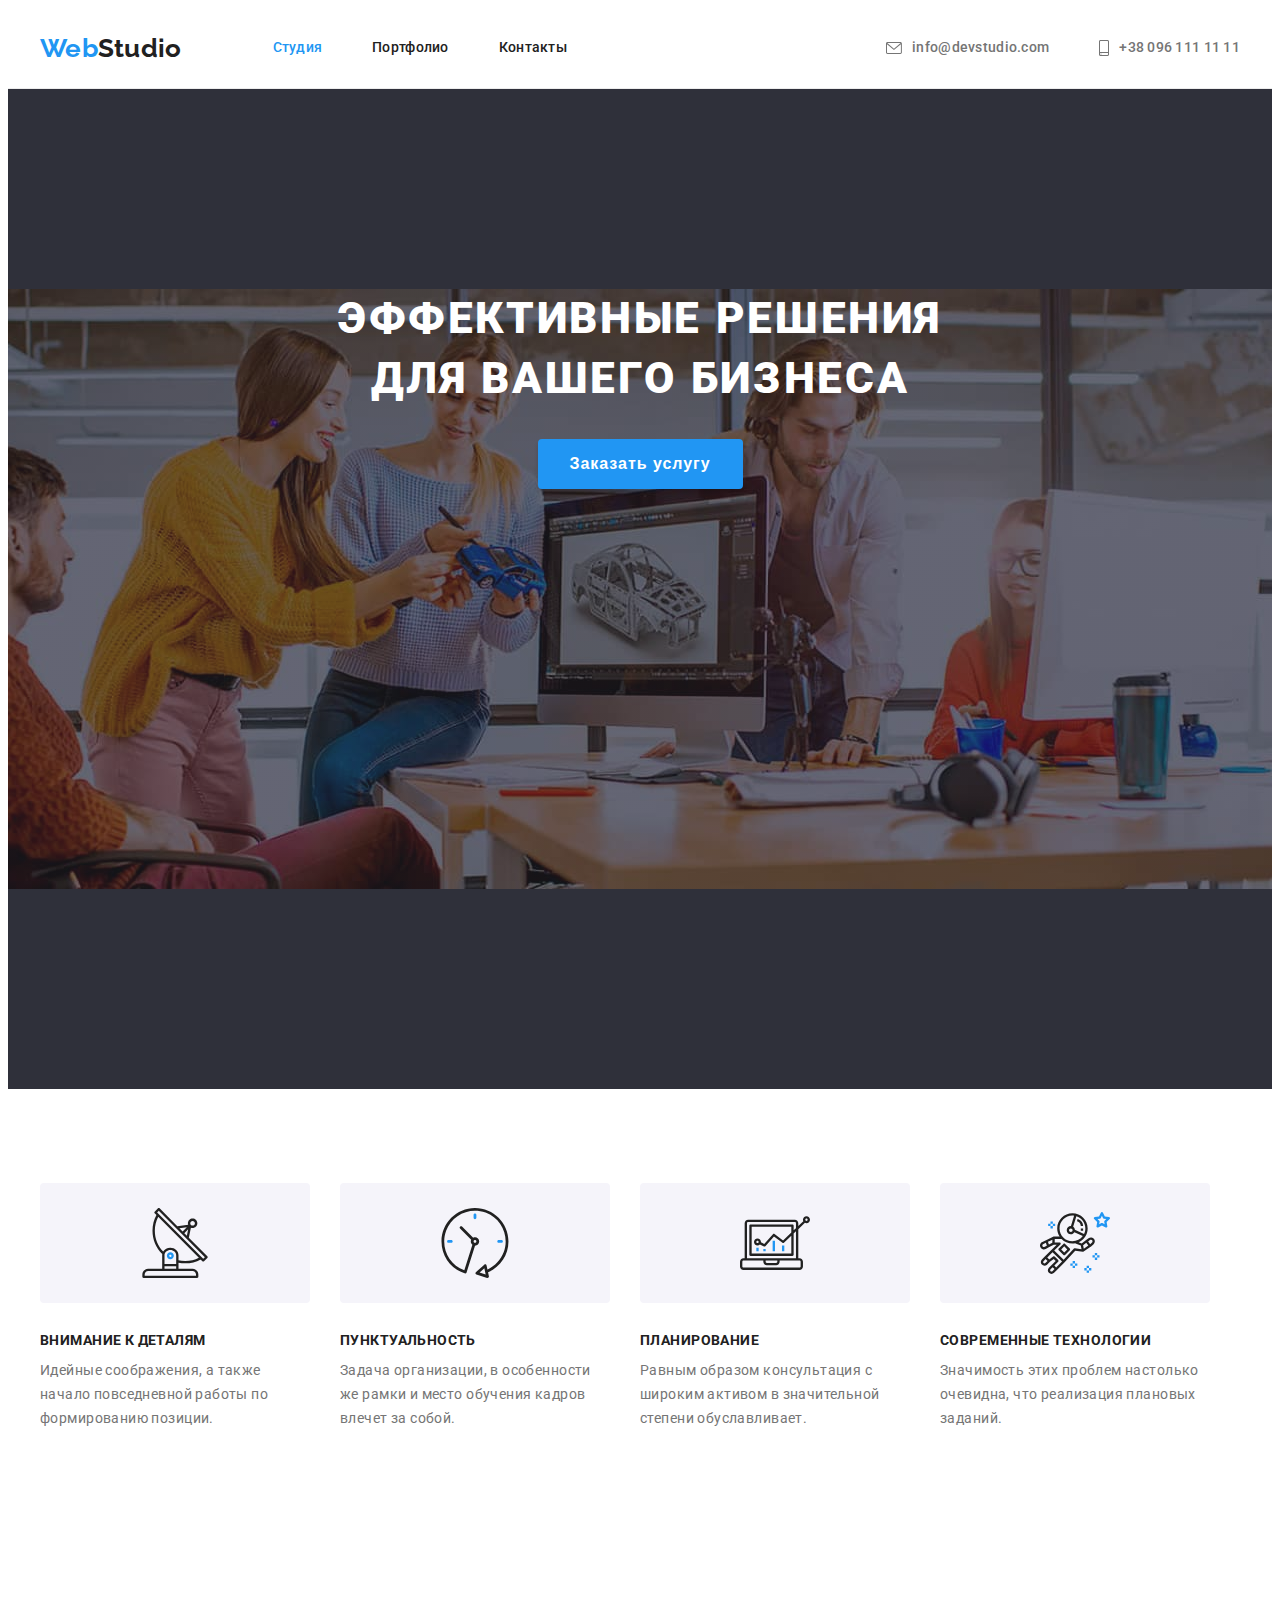
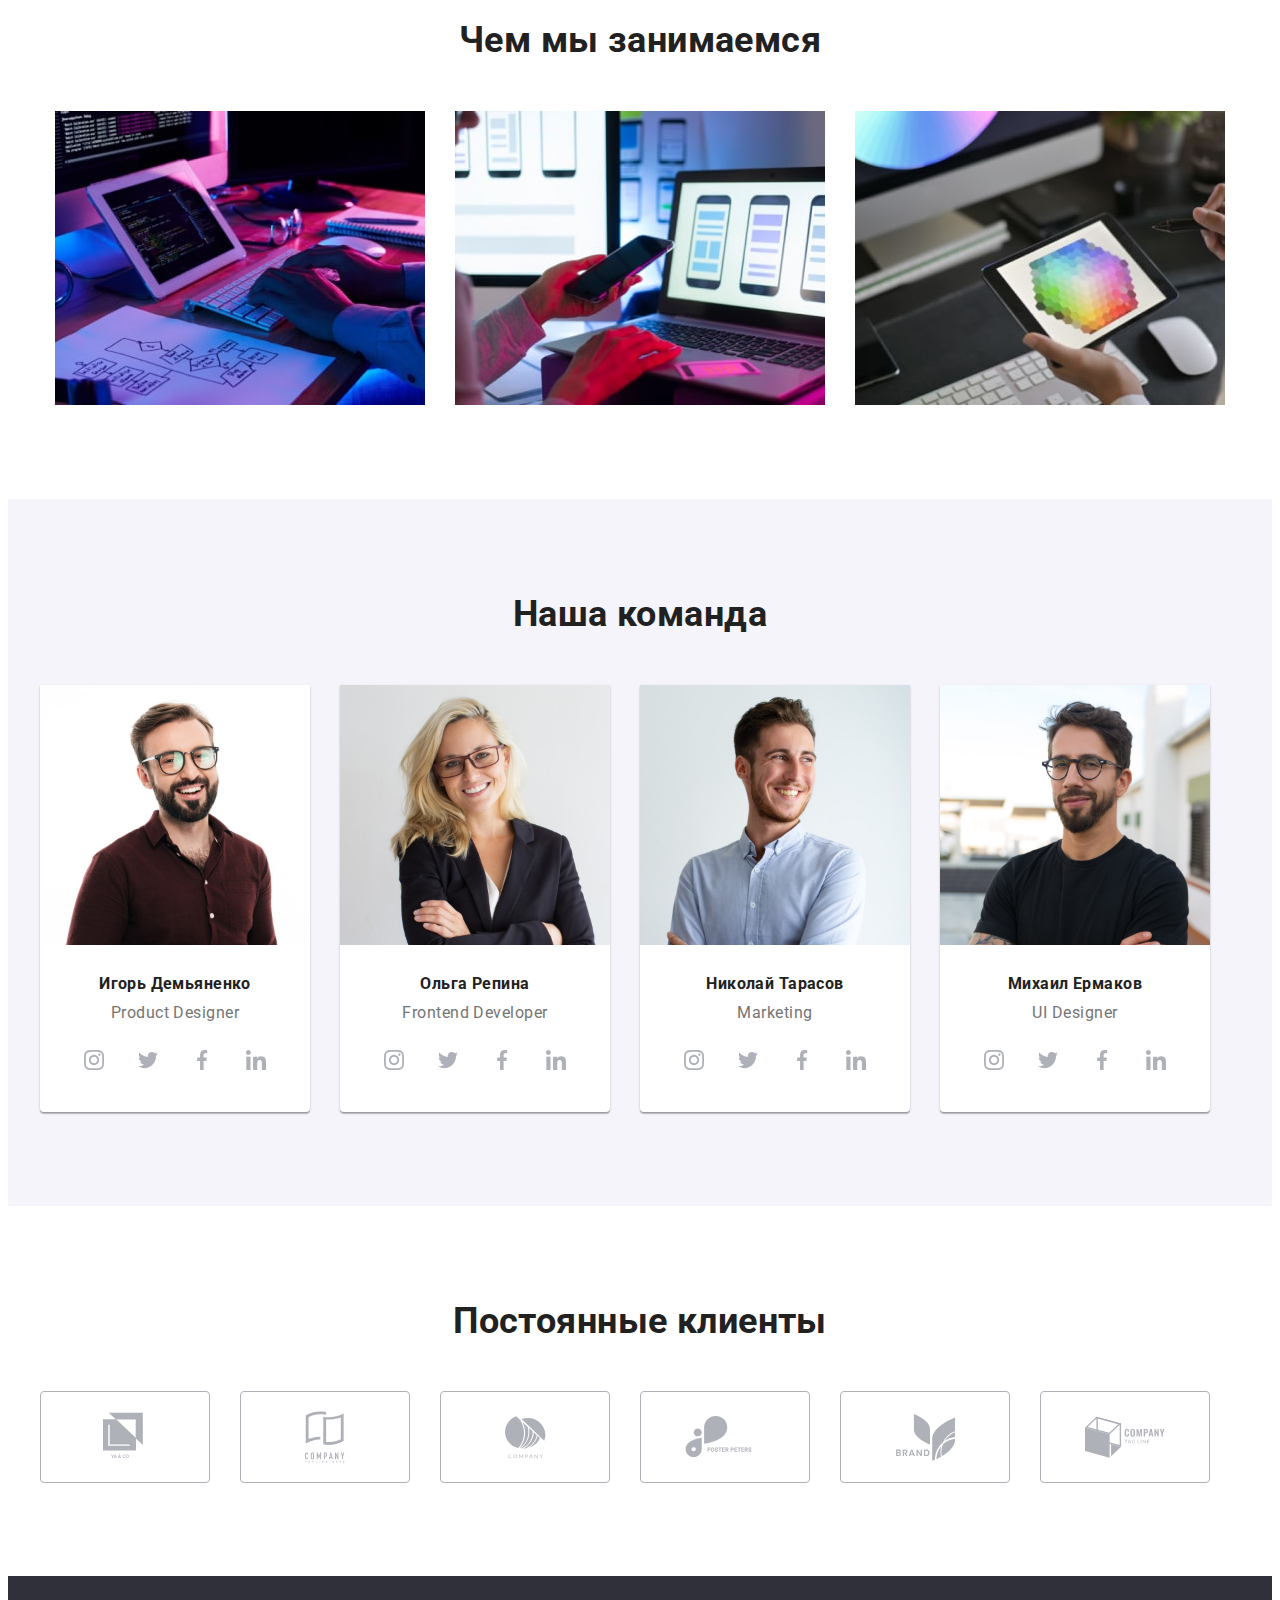
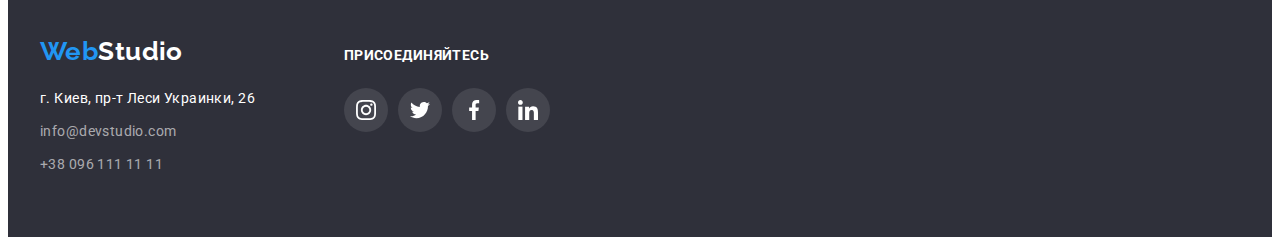
<file: index.html>
<!DOCTYPE html>
<html lang="ru">

<head>
    <meta charset="UTF-8">
    <meta name="viewport" content="width=device-width, initial-scale=1.0">
    <title>WebStudio</title>
    <link rel="stylesheet" href="https://cdnjs.cloudflare.com/ajax/libs/modern-normalize/1.0.0/modern-normalize.css"
        integrity="sha512-Zx6MlUMKSVJoQ+83OwhdILe8cSEsCzfqThJd7J/VA2UrK6Ctj85p+xzqfyuNXE5B1k25uUdmJ2OzItbBy9GHAQ=="
        crossorigin="anonymous" />
    <link rel="preconnect" href="https://fonts.gstatic.com">
    <link
        href="https://fonts.googleapis.com/css2?family=Raleway:wght@700&family=Roboto:wght@400;500;700;900&display=swap"
        rel="stylesheet">
    <link rel="stylesheet" href="css/styles.css">
</head>

<body>
    <!--header-->
    <header class="page-header">
        <div class="container">
            <nav class="site-nav">
                <a href="./index.html" class="site-nav-logo"><span class="current">Web</span><span
                        class="primarycolor">Studio</span></a>
                <ul class="list site-nav-pages">
                    <li class="item"><a class="link current" href="#">Студия</a></li>
                    <li class="item"><a class="link primarycolor" href="./portfolio.html">Портфолио</a></li>
                    <li class="item"><a class="link primarycolor" href="#">Контакты</a></li>
                </ul>
                <!--contacts-->
                <ul class="contacts list">
                    <li class="item"><a class="link sitecolor mail" href="mailto:info@devstudio.com">
                            <svg class="contacts-logo" width="16" height="12">
                                <use href="./images/main-sprites.svg#icon-header-envelope"></use>
                            </svg>
                            info@devstudio.com
                        </a>
                    </li>
                    <li class="item">
                        <a class="link sitecolor phone" href="tel:+380961111111">
                            <svg class="contacts-logo" width="10" height="16">
                                <use href="./images/main-sprites.svg#icon-header-smartphone"></use>
                            </svg>
                            +38 096 111 11 11
                        </a>
                    </li>
                </ul>
            </nav>
        </div>
    </header>

    <!-- main -->
    <main>
        <!--hero  -->
        <section class="section hero">
            <div class="container">
                <div class="hero-content centered">
                    <h1 class="hero-title">Эффективные решения для вашего бизнеса</h1>
                    <button type="button" class="hero-button">Заказать услугу</button>
                </div>
            </div>
        </section>

        <!-- advantages -->
        <section class="section advantages">
            <div class="container ">
                <h2 class="primary-textcolor title">Преимущества</h2>
                <ul class="list advantages-list">
                    <li class="item item-details">
                        <div class="advantages-logos">
                            <svg class="advantages-logos-item" width="70" height="70">
                                <use href="./images/main-sprites.svg#icon-advantages-antenna"></use>
                            </svg>
                        </div>
                        <h3 class="advantages-title primary-textcolor">Внимание к деталям</h3>
                        <p>Идейные соображения, а также начало повседневной работы по формированию позиции.</p>
                    </li>
                    <li class="item item-punktuality">
                        <div class="advantages-logos">
                            <svg class="advantages-logos-item" width="70" height="70">
                                <use href="./images/main-sprites.svg#icon-advantages-clock"></use>
                            </svg>
                        </div>
                        <h3 class="advantages-title primary-textcolor"> Пунктуальность</h3>
                        <p>Задача организации, в особенности же рамки и место обучения кадров влечет за собой.</p>
                    </li>
                    <li class="item item-planning">
                        <div class="advantages-logos">
                            <svg class="advantages-logos-item" width="70" height="70">
                                <use href="./images/main-sprites.svg#icon-advantages-diagram"></use>
                            </svg>
                        </div>
                        <h3 class="advantages-title primary-textcolor">Планирование</h3>
                        <p>Равным образом консультация с широким активом в значительной степени обуславливает.</p>
                    </li>
                    <li class="item item-moderntech">
                        <div class="advantages-logos">
                            <svg class="advantages-logos-item" width="70" height="70">
                                <use href="./images/main-sprites.svg#icon-advantages-astronaut"></use>
                            </svg>
                        </div>
                        <h3 class="advantages-title primary-textcolor">Современные технологии</h3>
                        <p>Значимость этих проблем настолько очевидна, что реализация плановых заданий.</p>
                    </li>
                </ul>
            </div>
        </section>

        <!--what we do-->
        <section class="section what-we-do">
            <div class="container">
                <h2 class="primary-textcolor what-we-do-title">Чем мы занимаемся</h2>
                <ul class="list">
                    <li class="item"><img src="./images/studio/whatwedo1.jpg" alt="desktop decisions" width="370"
                            height="294"></li>
                    <li class="item"><img src="./images/studio/whatwedo2.jpg" alt="mobile decisions" width="370"
                            height="294"></li>
                    <li class="item"><img src="./images/studio/whatwedo3.jpg" alt="tablet decisions" width="370"
                            height="294"></li>
                </ul>
            </div>
        </section>

        <!--our team-->
        <section class="section our-team">
            <div class="container">
                <h2 class="primary-textcolor  our-team-title">Наша команда</h2>
                <ul class="our-team-list list">
                    <li class="centered item">
                        <img src="./images/studio/team1.jpg" alt="фото Игоря Демьяненко" width="270" height="260">
                        <div class="ourteam-text-block">
                            <h3 class="primary-textcolor title">Игорь Демьяненко </h3>
                            <p class="our-team-description" lang="en"> Product Designer </p>
                            <ul class="list social-list">
                                <li class="social-item">
                                    <a href="#" class="social-link">
                                        <svg class="social-icon" width="20" height="20">
                                            <use href="./images/main-sprites.svg#icon-insta"></use>
                                        </svg>
                                    </a>
                                </li>

                                <li class="social-item">
                                    <a href="#" class="social-link">
                                        <svg class="social-icon" width="20" height="20">
                                            <use href="./images/main-sprites.svg#icon-twitter"></use>
                                        </svg>
                                    </a>
                                </li>
                                <li class="social-item">
                                    <a href="#" class="social-link">
                                        <svg class="social-icon" width="20" height="20">
                                            <use href="./images/main-sprites.svg#icon-facebook"></use>
                                        </svg>
                                    </a>
                                </li>
                                <li class="social-item">
                                    <a href="#" class="social-link">
                                        <svg class="social-icon" width="20" height="20">
                                            <use href="./images/main-sprites.svg#icon-linkedin"></use>
                                        </svg>
                                    </a>
                                </li>
                            </ul>
                        </div>
                    </li>
                    <li class="centered item">
                        <img src="./images/studio//team2.jpg" alt="фото Ольги Репиной" width="270" height="260">
                        <div class="ourteam-text-block">
                            <h3 class="primary-textcolor title">Ольга Репина </h3>
                            <p class="our-team-description" lang="en">Frontend Developer</p>
                            <ul class="list social-list">
                                <li class="social-item">
                                    <a href="#" class="social-link">
                                        <svg class="social-icon" width="20" height="20">
                                            <use href="./images/main-sprites.svg#icon-insta"></use>
                                        </svg>
                                    </a>
                                </li>

                                <li class="social-item">
                                    <a href="#" class="social-link">
                                        <svg class="social-icon" width="20" height="20">
                                            <use href="./images/main-sprites.svg#icon-twitter"></use>
                                        </svg>
                                    </a>
                                </li>
                                <li class="social-item">
                                    <a href="#" class="social-link">
                                        <svg class="social-icon" width="20" height="20">
                                            <use href="./images/main-sprites.svg#icon-facebook"></use>
                                        </svg>
                                    </a>
                                </li>
                                <li class="social-item">
                                    <a href="#" class="social-link">
                                        <svg class="social-icon" width="20" height="20">
                                            <use href="./images/main-sprites.svg#icon-linkedin"></use>
                                        </svg>
                                    </a>
                                </li>
                            </ul>
                        </div>
                    </li>
                    <li class="centered item">
                        <img src="./images/studio//team3.jpg" alt="фото Николая Тарасова" width="270" height="260">
                        <div class="ourteam-text-block">
                            <h3 class="primary-textcolor title">Николай Тарасов </h3>
                            <p class="our-team-description" lang="en">Marketing </p>
                            <ul class="list social-list">
                                <li class="social-item">
                                    <a href="#" class="social-link">
                                        <svg class="social-icon" width="20" height="20">
                                            <use href="./images/main-sprites.svg#icon-insta"></use>
                                        </svg>
                                    </a>
                                </li>

                                <li class="social-item">
                                    <a href="#" class="social-link">
                                        <svg class="social-icon" width="20" height="20">
                                            <use href="./images/main-sprites.svg#icon-twitter"></use>
                                        </svg>
                                    </a>
                                </li>
                                <li class="social-item">
                                    <a href="#" class="social-link">
                                        <svg class="social-icon" width="20" height="20">
                                            <use href="./images/main-sprites.svg#icon-facebook"></use>
                                        </svg>
                                    </a>
                                </li>
                                <li class="social-item">
                                    <a href="#" class="social-link">
                                        <svg class="social-icon" width="20" height="20">
                                            <use href="./images/main-sprites.svg#icon-linkedin"></use>
                                        </svg>
                                    </a>
                                </li>
                            </ul>
                        </div>
                    </li>
                    <li class="centered item">
                        <img src="./images/studio/team4.jpg" alt="фото Михаила Ермакова" width="270" height="260">
                        <div class="ourteam-text-block">
                            <h3 class="primary-textcolor title">Михаил Ермаков</h3>
                            <p class="our-team-description" lang="en">UI Designer</p>
                            <ul class="list social-list">
                                <li class="social-item">
                                    <a href="#" class="social-link">
                                        <svg class="social-icon" width="20" height="20">
                                            <use href="./images/main-sprites.svg#icon-insta"></use>
                                        </svg>
                                    </a>
                                </li>

                                <li class="social-item">
                                    <a href="#" class="social-link">
                                        <svg class="social-icon" width="20" height="20">
                                            <use href="./images/main-sprites.svg#icon-twitter"></use>
                                        </svg>
                                    </a>
                                </li>
                                <li class="social-item">
                                    <a href="#" class="social-link">
                                        <svg class="social-icon" width="20" height="20">
                                            <use href="./images/main-sprites.svg#icon-facebook"></use>
                                        </svg>
                                    </a>
                                </li>
                                <li class="social-item">
                                    <a href="#" class="social-link">
                                        <svg class="social-icon" width="20" height="20">
                                            <use href="./images/main-sprites.svg#icon-linkedin"></use>
                                        </svg>
                                    </a>
                                </li>
                            </ul>
                        </div>
                    </li>
                </ul>
            </div>
        </section>

        <section class="section clients">
            <div class="container">
                <h2 class="primary-textcolor clients-title">Постоянные клиенты</h2>
                <ul class="list client-list">
                    <li class="client-list-item">
                        <a href="#" class="client-link">
                            <svg class="clients-icon" width="44" height="50">
                                <use href="./images/main-sprites.svg#icon-clients-logo1"></use>
                            </svg>
                        </a>
                    </li>
                    <li class="client-list-item">
                        <a href="#" class="client-link">
                            <svg class="clients-icon" width="40" height="52">
                                <use href="./images/main-sprites.svg#icon-clients-logo2"></use>
                            </svg>
                        </a>
                    </li>
                    <li class="client-list-item">
                        <a href="#" class="client-link">
                            <svg class="clients-icon" width="41" height="43">
                                <use href="./images/main-sprites.svg#icon-clients-logo3"></use>
                            </svg>
                        </a>
                    </li>
                    <li class="client-list-item">
                        <a href="#" class="client-link">
                            <svg class="clients-icon" width="80" height="42">
                                <use href="./images/main-sprites.svg#icon-clients-logo4"></use>
                            </svg>
                        </a>
                    </li>
                    <li class="client-list-item">
                        <a href="#" class="client-link">
                            <svg class="clients-icon" width="59" height="47">
                                <use href="./images/main-sprites.svg#icon-clients-logo5"></use>
                            </svg>
                        </a>
                    </li>
                    <li class="client-list-item">
                        <a href="#" class="client-link">
                            <svg class="clients-icon" width="80" height="45">
                                <use href="./images/main-sprites.svg#icon-clients-logo6"></use>
                            </svg>
                        </a>
                    </li>

                </ul>
            </div>
        </section>

    </main>

    <!--footer-->
    <footer class="footer">
        <div class="container footer-container">

            <div class="footer-address">
                <a href="./index.html" class="site-nav-logo"><span class="current">Web</span>Studio</a>
                <address class="footer-adress fontstyle-norm">
                    <p class="footer-mainaddress">г. Киев, пр-т Леси Украинки, 26</p>
                    <ul class="footer-address-list list">
                        <li><a href="mailto:info@devstudio.com">info@devstudio.com</a></li>
                        <li><a href="tel:+380961111111">+38 096 111 11 11</a></li>
                    </ul>
                </address>
            </div>

            <div class="footer-social">
                <p class="action-text">ПРИСОЕДИНЯЙТЕСЬ</p>
                <ul class="list social-list">
                    <li class="social-item">
                        <a href="#" class="social-link">
                            <svg class="social-icon" width="20" height="20">
                                <use href="./images/main-sprites.svg#icon-insta"></use>
                            </svg>
                        </a>
                    </li>

                    <li class="social-item">
                        <a href="#" class="social-link">
                            <svg class="social-icon" width="20" height="20">
                                <use href="./images/main-sprites.svg#icon-twitter"></use>
                            </svg>
                        </a>
                    </li>
                    <li class="social-item">
                        <a href="#" class="social-link">
                            <svg class="social-icon" width="20" height="20">
                                <use href="./images/main-sprites.svg#icon-facebook"></use>
                            </svg>
                        </a>
                    </li>
                    <li class="social-item">
                        <a href="#" class="social-link">
                            <svg class="social-icon" width="20" height="20">
                                <use href="./images/main-sprites.svg#icon-linkedin"></use>
                            </svg>
                        </a>
                    </li>
                </ul>
            </div>

        </div>

    </footer>
</body>

</html>
</file>
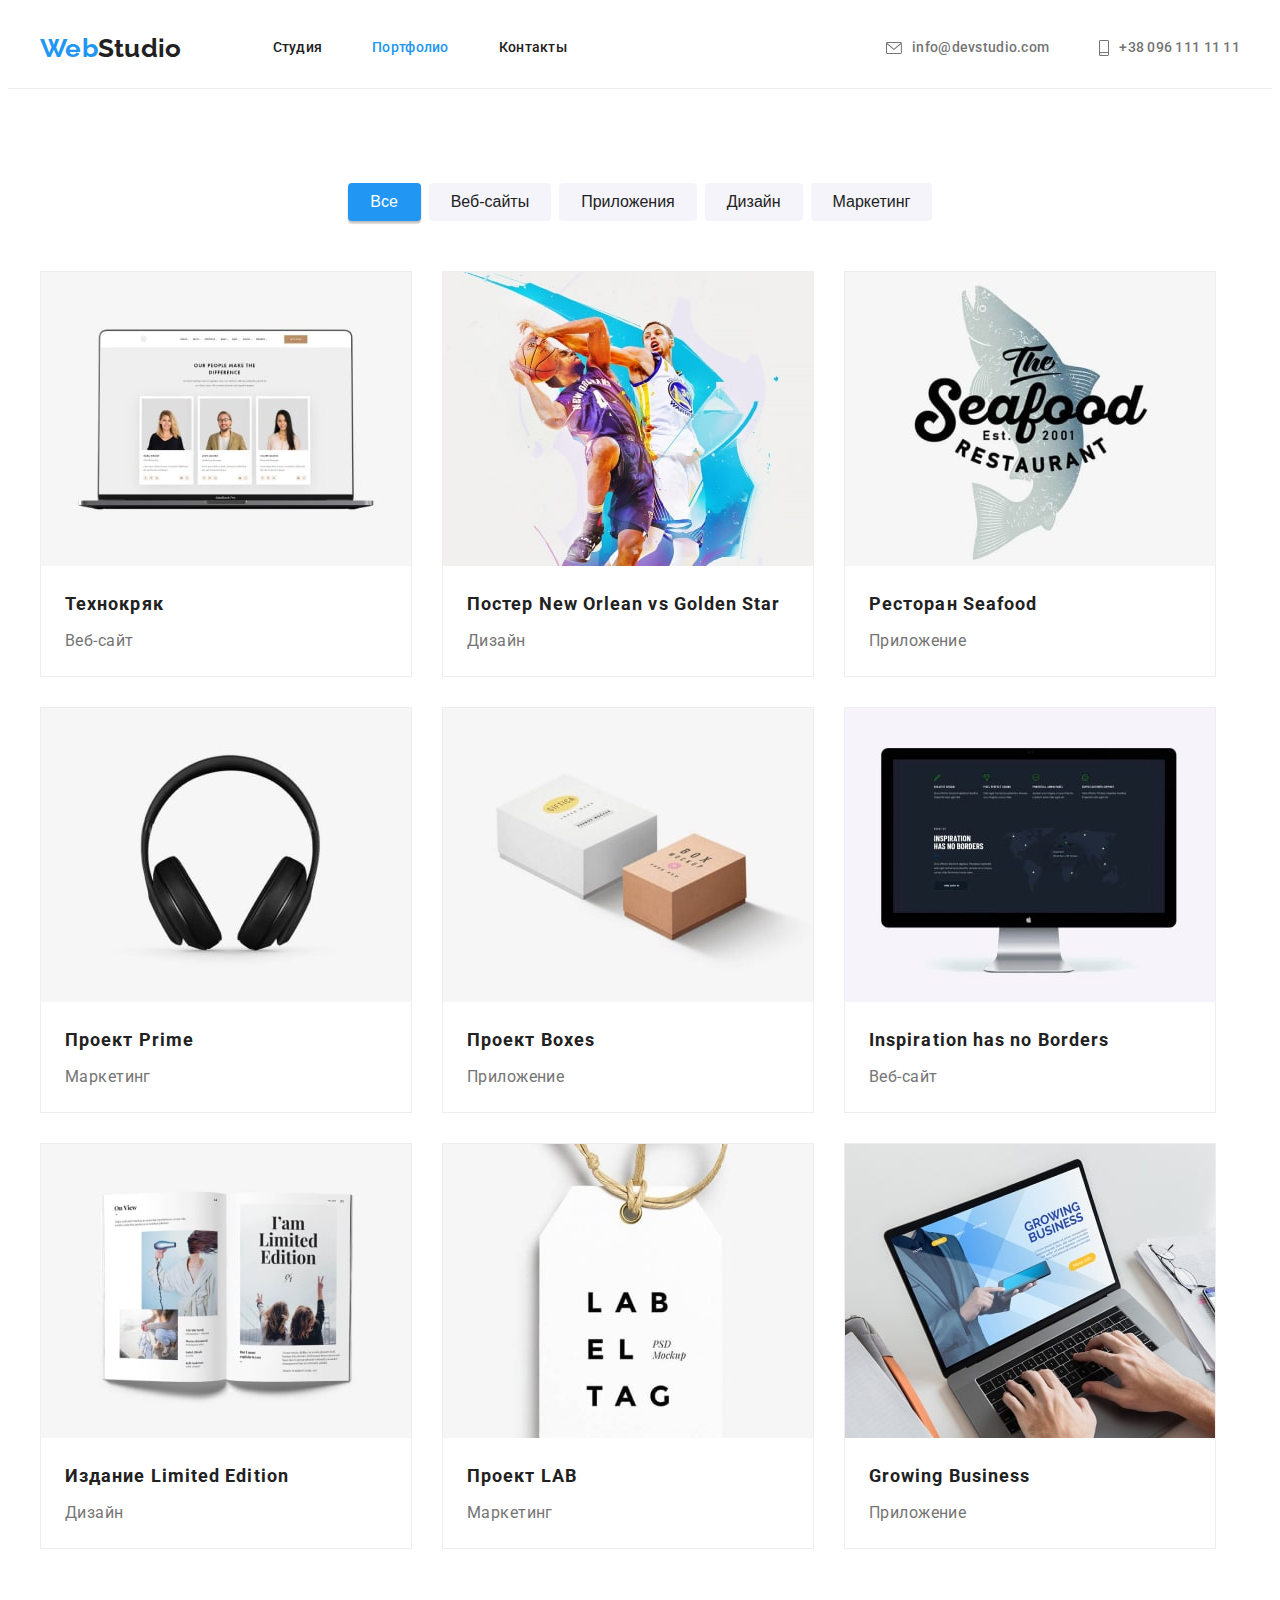
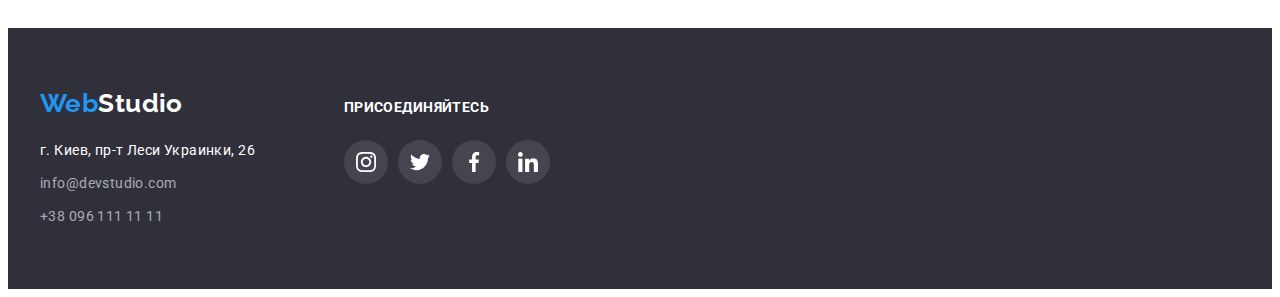
<file: portfolio.html>
<!DOCTYPE html>
<html lang="ru">

<head>
    <meta charset="UTF-8">
    <meta name="viewport" content="width=device-width, initial-scale=1.0">
    <title>Potfolio</title>
    <link rel="stylesheet" href="https://cdnjs.cloudflare.com/ajax/libs/modern-normalize/1.0.0/modern-normalize.css"
        integrity="sha512-Zx6MlUMKSVJoQ+83OwhdILe8cSEsCzfqThJd7J/VA2UrK6Ctj85p+xzqfyuNXE5B1k25uUdmJ2OzItbBy9GHAQ=="
        crossorigin="anonymous" />
    <link rel="preconnect" href="https://fonts.gstatic.com">
    <link
        href="https://fonts.googleapis.com/css2?family=Raleway:wght@700&family=Roboto:wght@400;500;700;900&display=swap"
        rel="stylesheet">
    <link rel="stylesheet" href="./css/styles.css">
</head>

<body>
    <!--header-->
    <header class="page-header">
        <div class="container">
            <nav class="site-nav">
                <a href="./index.html" class="site-nav-logo"><span class="current">Web</span><span
                        class="primarycolor">Studio</span></a>
                <ul class="list site-nav-pages">
                    <li class="item"><a class="link" href="./index.html">Студия</a></li>
                    <li class="item"><a class="link current" href="#">Портфолио</a></li>
                    <li class="item"><a class="link" href="#">Контакты</a></li>
                </ul>
                <!--contacts-->
                <ul class="contacts list">
                    <li class="item"><a class="link sitecolor mail" href="mailto:info@devstudio.com">
                            <svg class="contacts-logo" width="16" height="12">
                                <use href="./images/main-sprites.svg#icon-header-envelope"></use>
                            </svg>
                            info@devstudio.com
                        </a>
                    </li>
                    <li class="item">
                        <a class="link sitecolor phone" href="tel:+380961111111">
                            <svg class="contacts-logo" width="10" height="16">
                                <use href="./images/main-sprites.svg#icon-header-smartphone"></use>
                            </svg>
                            +38 096 111 11 11
                        </a>
                    </li>
                </ul>
            </nav>
        </div>

    </header>

    <main>
        <section class="section">
            <div class="container portfolio container">
                <!--навигация по странице-->
                <h1>Портфолио</h1>

                <ul class="filter-list list">
                    <li class="item"><button type="button" class="current-bg-color">Все</button></li>
                    <li class="item"><button type="button">Веб-сайты</button></li>
                    <li class="item"><button type="button">Приложения</button></li>
                    <li class="item"><button type="button">Дизайн</button></li>
                    <li class="item"><button type="button">Маркетинг</button></li>
                </ul>


                <!--portfolio-->

                <ul class="list portfolio-items">
                    <li class="item">
                        <a href="#"><img src="./images/portfolio/technokryak.jpg" alt="постер с двумя баскетболистами"
                                width="370" height="294">
                            <div class="portfolio-text-block">
                                <h2 class="primary-textcolor title">Технокряк</h2>
                                <p class="portfolio-description">Веб-сайт</p>
                            </div>
                        </a>
                    </li>

                    <li class="item">
                        <a href="#"><img src="./images/portfolio/poster.jpg" alt="логотип ресторна" width="370"
                                height="294">
                            <div class="portfolio-text-block">
                                <h2 class="primary-textcolor title">Постер New Orlean vs Golden Star</h2>
                                <p class="portfolio-description">Дизайн</p>
                            </div>
                        </a>
                    </li>

                    <li class="item">
                        <a href="#"><img src="./images/portfolio/restaurantseafood.jpg" alt="наушники" width="370"
                                height="294">
                            <div class="portfolio-text-block">
                                <h2 class="primary-textcolor title">Ресторан Seafood</h2>
                                <p class="portfolio-description">Приложение</p>
                            </div>
                        </a>
                    </li>

                    <li class="item">
                        <a href="#"><img src="./images/portfolio/projectprime.jpg" alt="изображение коробок" width="370"
                                height="294">
                            <div class="portfolio-text-block">
                                <h2 class="primary-textcolor title">Проект Prime</h2>
                                <p class="portfolio-description">Маркетинг</p>
                            </div>
                        </a>
                    </li>

                    <li class="item">
                        <a href="#"><img src="./images/portfolio/projectboxes.jpg" alt="изображение монитора"
                                width="370" height="294">
                            <div class="portfolio-text-block">
                                <h2 class="primary-textcolor title">Проект Boxes</h2>
                                <p class="portfolio-description">Приложение</p>
                            </div>
                        </a>
                    </li>

                    <li class="item">
                        <a href="#"><img src="./images/portfolio/inspiration.jpg" alt="изображение открытого журнала"
                                width="370" height="294">
                            <div class="portfolio-text-block">
                                <h2 class="primary-textcolor title">Inspiration has no Borders</h2>
                                <p class="portfolio-description">Веб-сайт</p>
                            </div>
                        </a>
                    </li>

                    <li class="item">
                        <a href="#"><img src="./images/portfolio/limitededition.jpg" alt="изображение лептопа"
                                width="370" height="294">
                            <div class="portfolio-text-block">
                                <h2 class="primary-textcolor title">Издание Limited Edition</h2>
                                <p class="portfolio-description">Дизайн</p>
                            </div>
                        </a>
                    </li>

                    <li class="item">
                        <a href="#"><img src="./images/portfolio/projectlab.jpg" alt="" width="370" height="294">
                            <div class="portfolio-text-block">
                                <h2 class="primary-textcolor title">Проект LAB</h2>
                                <p class="portfolio-description">Маркетинг</p>
                            </div>
                        </a>
                    </li>

                    <li class="item">
                        <a href="#"><img src="./images/portfolio/growingbusiness.jpg" alt="" width="370" height="294">
                            <div class="portfolio-text-block">
                                <h2 class="primary-textcolor title">Growing Business</h2>
                                <p class="portfolio-description">Приложение</p>
                            </div>
                        </a>
                    </li>
                </ul>
            </div>
        </section>
    </main>

    <!--footer-->
    <footer class="footer">
        <div class="container footer-container">

            <div class="footer-address">
                <a href="./index.html" class="site-nav-logo"><span class="current">Web</span>Studio</a>
                <address class="footer-adress fontstyle-norm">
                    <p class="footer-mainaddress">г. Киев, пр-т Леси Украинки, 26</p>
                    <ul class="footer-address-list list">
                        <li><a href="mailto:info@devstudio.com">info@devstudio.com</a></li>
                        <li><a href="tel:+380961111111">+38 096 111 11 11</a></li>
                    </ul>
                </address>
            </div>

            <div class="footer-social">
                <p class="action-text">ПРИСОЕДИНЯЙТЕСЬ</p>
                <ul class="list social-list">
                    <li class="social-item">
                        <a href="#" class="social-link">
                            <svg class="social-icon" width="20" height="20">
                                <use href="./images/main-sprites.svg#icon-insta"></use>
                            </svg>
                        </a>
                    </li>

                    <li class="social-item">
                        <a href="#" class="social-link">
                            <svg class="social-icon" width="20" height="20">
                                <use href="./images/main-sprites.svg#icon-twitter"></use>
                            </svg>
                        </a>
                    </li>
                    <li class="social-item">
                        <a href="#" class="social-link">
                            <svg class="social-icon" width="20" height="20">
                                <use href="./images/main-sprites.svg#icon-facebook"></use>
                            </svg>
                        </a>
                    </li>
                    <li class="social-item">
                        <a href="#" class="social-link">
                            <svg class="social-icon" width="20" height="20">
                                <use href="./images/main-sprites.svg#icon-linkedin"></use>
                            </svg>
                        </a>
                    </li>
                </ul>
            </div>

        </div>

    </footer>
</body>

</html>
</file>
<file: css/styles.css>
/* css переменные */
:root {
  --primary-text-color: #212121;
  --text-color: #757575;
  --hero-title: #ffffff;
  --whitecolor: #ffffff;
  --accent-color: #2196f3;
  --address-color: rgba(255, 255, 255, 0.6);

  --primary-bg-color: #ffffff;
  --second-bg-color: #2f303a;
  --third-bg-color: #F5F4FA;
  --hero-gredient: rgba(47, 48, 58, 0.4);
  --filter-btn-bg-color: #F5F4FA;
  --icons-bg: rgba(255, 255, 255, 0.1);

  --border-color-portfolio: #EEEEEE;

  --normal-font-size: 14px;

  --logo-color: #AFB1B8;
  
  --header-border-color: #ECECEC;

  --button-shadow: 0px 3px 1px rgba(0, 0, 0, 0.1),
  0px 1px 2px rgba(0, 0, 0, 0.08),
  0px 2px 2px rgba(0, 0, 0, 0.12);

  --portfolio-card-shadow: 0px 1px 1px rgba(0, 0, 0, 0.12),
  0px 4px 4px rgba(0, 0, 0, 0.06),
  1px 4px 6px rgba(0, 0, 0, 0.16);

}

/* сброс маркеров списка */
.list {
  list-style: none;
  padding: 0;
  margin: 0;
}

/* сброс декораций cсылок */
a {
  display: block;
  text-decoration: none;
  color: var(--primary-text-color);
}

img {
  display: block;
  max-width: 100%;
  height: auto;
  /* outline: 1px solid red; */
}

.current {
  color: var(--accent-color);
}

.sitecolor {
  color: var(--text-color);
}

.fontstyle-norm {
  font-style: normal;
}

.primary-textcolor {
  color: var(--primary-text-color);
}

/* class for centering all content for parent block */
.centered {
  text-align: center;
}

button {
  cursor: pointer;
}

/* body */
body {
  background-color: var(--primary-bg-color);
  color: var(--text-color);

  font-family: Roboto, sans-serif;
  font-size: var(--normal-font-size);
  line-height: 1.71;
  letter-spacing: 0.03em;
}

h2 {
  font-size: 36px;
  font-weight: bold;
  line-height: 1.17;
  text-align: center;
}

h3 {
  font-size: 14px;
  font-weight: bold;
  line-height: 1.14;
  text-transform: uppercase;
}

h2,
h3,
p {
  margin-top: 0;
  margin-bottom: 0;
}

.container {
  margin: 0 auto;
  width: 1200px;
  padding-left: 15px;
  padding-right: 15px;
  /* text-align: center; */
  /* outline: 1px solid firebrick; */
}

.section {
  padding-bottom: 94px;
  padding-top: 94px;
  /* outline: 1px solid salmon; */
}

/* header */
.page-header{
  border-bottom: 1px solid var(--header-border-color) ;
}

.page-header .list a:hover,
.page-header .list a:focus,
.footer address a:hover,
.footer address a:focus {
  color: var(--accent-color);
}

/* site-nav */
.site-nav {
  display: flex;
  align-items: center;
}

.site-nav-pages {
  display: flex;
}

.site-nav-pages .item:not(:last-child) {
  margin-right: 50px;
}

/* .site-nav-pages .item + .item{
  margin-left: 50px;
} */

.site-nav .link {
  display: flex;
  align-items: center;
  padding-top: 32px;
  padding-bottom: 32px;
}

/* site logo */
.site-nav-logo {
  display: block;
  margin-right: 91px;

  font-family: Raleway, sans-serif;
  font-weight: bold;
  font-size: 26px;
  line-height: 1.19;
}

.contacts {
  display: flex;
  margin-left: auto;
}

/* .contacts .mail, .contacts .phone{
  display: flex;
  align-items: center;
} */

.contacts .item+.item {
  margin-left: 50px;
}

/* всем у кого сверху по-соседству класс item */

/* site navigation */
.site-nav,
.contacts {
  font-weight: 500;
  line-height: 1.14;
  letter-spacing: 0.02em;
}

.contacts-logo{
  margin-right: 10px;
}

.mail,
.phone{
  fill: currentColor;
}

/* hero */
.hero {
  height: 600px;
  max-width: 1600px;
  padding-top: 200px;
  padding-bottom: 200px;
  margin-left: auto;
  margin-right: auto;

  background-color: var(--second-bg-color);
  background-image: linear-gradient(to right,
      var(--hero-gredient),
      var(--hero-gredient)),
    url(../images/studio/ourteam.jpg);
  background-repeat: no-repeat;
  background-position: center;
  
}

.hero-content {
  width: 696px;
  margin: 0 auto;
}

/* h1 hero */
.hero-title {
  margin-top: 0;
  margin-bottom: 30px;

  color: var(--hero-title);

  font-weight: 900;
  font-size: 44px;
  line-height: 1.36;
  text-align: center;
  letter-spacing: 0.06em;
  text-transform: uppercase;
}

.hero-button {
  min-width: 200px;
  border: 0;
  border-radius: 4px;

  padding-top: 10px;
  padding-bottom: 10px;
  padding-left: 32px;
  padding-right: 32px;

  color: var(--whitecolor);
  background-color: var(--accent-color);
  box-shadow: 0px 4px 4px rgba(0, 0, 0, 0.15);

  font-weight: bold;
  font-size: 16px;
  line-height: 1.87;
  align-items: center;
  text-align: center;
  letter-spacing: 0.06em;
}

/* advantages */
.advantages .title {
  display: none;
}

.advantages-list {
  display: flex;
}

.advantages .item {
  width: 270px;
}

.advantages-title {
  margin-bottom: 10px;
}

.advantages .item+.item {
  margin-left: 30px;
}

.advantages-logos{
  display: flex;
  align-items: center;
  justify-content: center;
  width: 100%;
  height: 120px;
  background-color: var(--third-bg-color);
  border-radius: 4px;
  margin-bottom: 30px;
}

/* what we do section*/
.what-we-do .list {
  display: flex;
  justify-content: center;
}

.what-we-do .item:not(:last-child) {
  margin-right: 30px;
}

.what-we-do-title,
.our-team-title,
.clients-title {
  margin-bottom: 50px;
}

/* our team */
.our-team {
  padding-top: 94px;
  padding-bottom: 94px;
  background-color: var(--third-bg-color);
}

.our-team-list {
  display: flex;
}

.our-team-list .item {
  background-color: var(--whitecolor);
  box-shadow: 0px 1px 3px rgba(0, 0, 0, 0.12),
    0px 1px 1px rgba(0, 0, 0, 0.14),
    0px 2px 1px rgba(0, 0, 0, 0.2);
  border-radius: 0px 0px 4px 4px;
}

.ourteam-text-block {
  padding-top: 30px;
  padding-bottom: 30px;
  padding-left: 32px;
  padding-right: 32px;
}

.our-team .item:not(:last-child) {
  margin-right: 30px;
}

.our-team-list .title {
  font-size: 16px;
  text-transform: unset;
  margin-bottom: 10px;
}

.our-team-description {
  font-size: 16px;
  font-weight: 400;
  line-height: 1.19;
  letter-spacing: 0.03em;
  margin-bottom: 16px;
}

/* clients */
ul.client-list {
  display: flex;
}

li.client-list-item {
  display: flex;
  align-items: center;
  justify-content: center;

  width: 170px;
  height: 90px;

}

li.client-list-item:not(:last-child) {
  margin-right: 30px;
}

a.client-link {
  display: flex;
  align-items: center;
  justify-content: center;
  width: 100%;
  height: 100%;
  color: var(--logo-color);
  fill: currentColor;

  border: 1px solid var(--logo-color);
  border-radius: 4px;
}

svg.clients-icon {
  
}

a.client-link:hover,
a.client-link:focus {
  color: var(--accent-color);
  border-color: var(--accent-color)
}

/* footer */
.footer {
  background-color: var(--second-bg-color);
  padding-top: 60px;
  padding-bottom: 60px;
}

.footer,
.footer a {
  color: var(--whitecolor);
}

.footer-address-list a {
  color: var(--address-color)
}

.footer .site-nav-logo,
.action-text {
  margin-bottom: 20px;
}

.footer-mainaddress,
.footer-address-list li:first-child {
  margin-bottom: 9px;
}

.footer-container {
  display: flex;
  align-items: baseline;
}

.footer-address {
  margin-right: 70px;
}


.footer-social {
  width: 206px;
}

.action-text {
  font-size: var(--normal-font-size);
  font-weight: 700;
}

ul.social-list {
  display: flex;
}

li.social-item:not(:last-child) {
  margin-right: 10px;
}

li.social-item {
  width: 44px;
  height: 44px;
}

a.social-link {
  display: flex;
  align-items: center;
  justify-content: center;
  border-radius: 50%;
  width: 100%;
  height: 100%;
  background-color: var(--icons-bg);
  fill: currentColor;
}

a.social-link:hover,
a.social-link:focus {
  background-color: var(--accent-color);
}

.our-team a.social-link {
  color: var(--logo-color)
}

.our-team a.social-link:hover,
.our-team a.social-link:focus {
  color: var(--whitecolor);
}

/* portfolio styles */
.portfolio button:hover,
.portfolio button:focus {
  background-color: var(--accent-color);
  color: var(--whitecolor);
  box-shadow: var(--button-shadow);
}

.portfolio h1 {
  display: none;
}

/* filter buttons */
.filter-list {
  display: flex;
  justify-content: center;
  margin-bottom: 50px;

}

.filter-list .item:not(:last-child) {
  margin-right: 8px;
}

.filter-list button {
  color: var(--primary-text-color);
  background-color: var(--filter-btn-bg-color);
  font-weight: 500;
  font-size: 16px;
  line-height: 1.63;
  text-align: center;



  border: 0;
  border-radius: 4px;
  min-width: 73px;
  padding-left: 22px;
  padding-right: 22px;
  padding-top: 6px;
  padding-bottom: 6px;
}

.filter-list li:first-child button {
  background-color: var(--accent-color);
  color: var(--whitecolor);
  box-shadow: var(--button-shadow);
}

.portfolio-items .title {
  font-weight: bold;
  font-size: 18px;
  line-height: 2;
  letter-spacing: 0.06em;
  text-align: left;
}

.portfolio-items {
  display: flex;
  flex-wrap: wrap;
  margin: -15px;
}

/* задаем для детей суммируемый марджин и у родителя минусовой */
.portfolio-items .item {
  width: 370px;
  margin: 15px;

  border: 1px solid var(--border-color-portfolio);

  /* width: calc((100%-60px)/3); */
  /* margin-right: 30px;
  margin-bottom: 30px; */
  /* outline: 1px solid green; */
}

.portfolio-items a:hover, 
.portfolio-items a:focus{
  box-shadow: var(--portfolio-card-shadow);
}


/* у каждого 3го правый марджин 0 */
.portfolio-items .item:nth-child(3n) {
  margin-right: 0;
}

/* у последних 3х элементов */
.portfolio-items .item:nth-last-child(-n+3) {
  margin-bottom: 0;
}

.portfolio-text-block {
  padding-top: 20px;
  padding-bottom: 20px;
  padding-left: 24px;
  padding-right: 24px;
}

.portfolio-description {
  margin-top: 4px;

  color: var(--text-color);
  font-size: 16px;
  line-height: 1.88;
}
</file>
